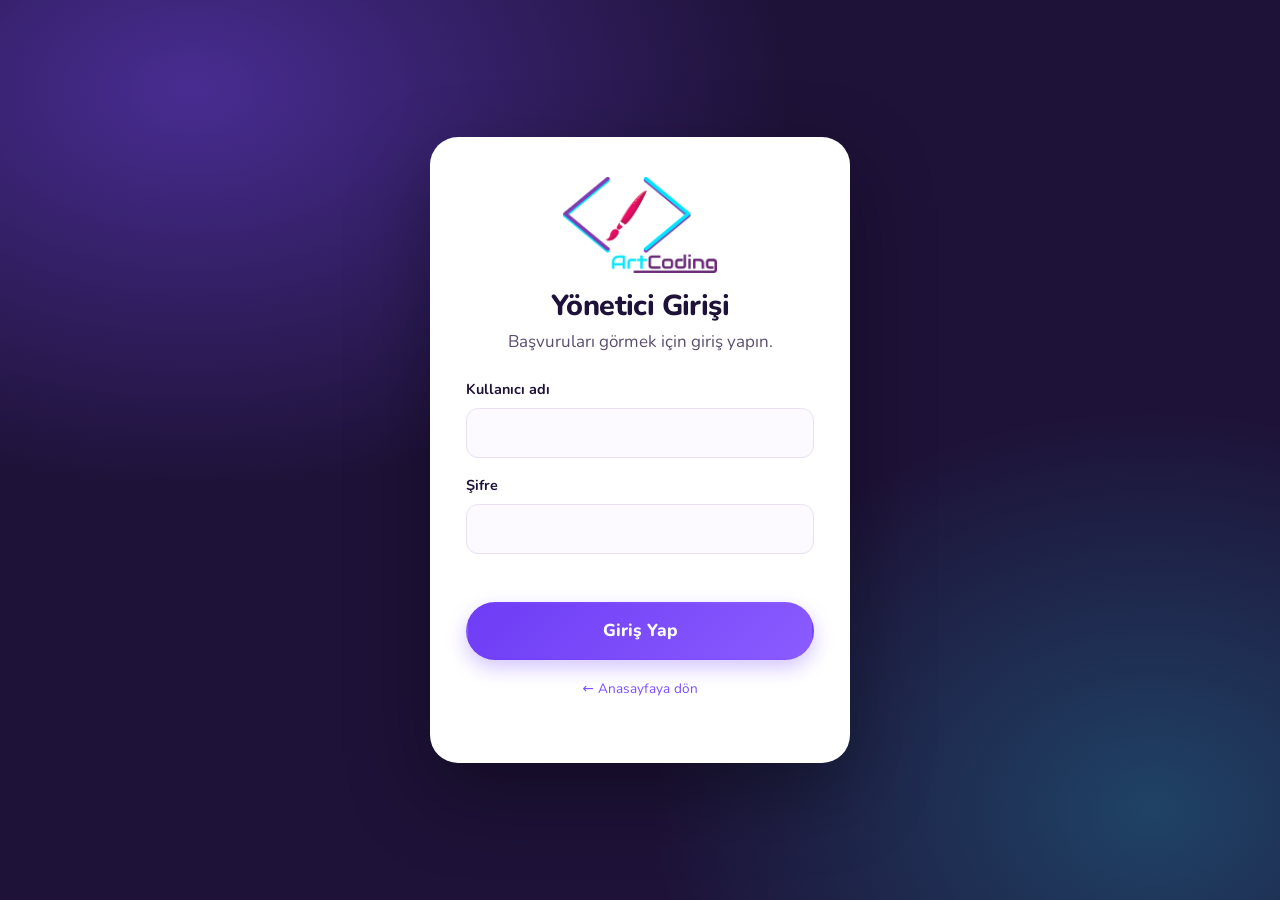
<file: admin.html>
<!DOCTYPE html>
<html lang="tr">

<head>
  <meta charset="UTF-8" />
  <meta name="viewport" content="width=device-width, initial-scale=1.0" />
  <title>Yönetici Paneli • ArtCoding</title>
  <meta name="robots" content="noindex,nofollow" />
  <link href="https://fonts.googleapis.com/css2?family=Baloo+2:wght@600;700;800&family=Nunito:wght@400;600;700;800;900&display=swap"
    rel="stylesheet">
  <link rel="stylesheet" href="assets/style.css?v=2026" />
</head>

<body class="admin-page">

  <!-- ========== Login ========== -->
  <section id="loginScreen" class="login-screen">
    <form id="loginForm" class="login-card" autocomplete="off">
      <img src="assets/img/logo-full.webp" alt="ArtCoding" class="brand-logo" />
      <h2>Yönetici Girişi</h2>
      <p>Başvuruları görmek için giriş yapın.</p>
      <div class="field">
        <label for="loginUser">Kullanıcı adı</label>
        <input type="text" id="loginUser" required autocomplete="username" />
      </div>
      <div class="field">
        <label for="loginPass">Şifre</label>
        <input type="password" id="loginPass" required autocomplete="current-password" />
      </div>
      <p class="login-error" id="loginError"></p>
      <button type="submit" class="btn btn-primary btn-block">Giriş Yap</button>
      <p style="margin-top:18px; font-size:0.85rem;"><a href="/">← Anasayfaya dön</a></p>
    </form>
  </section>

  <!-- ========== Dashboard ========== -->
  <div id="dashboard" class="admin-shell" hidden>
    <header class="admin-topbar">
      <a href="/" class="brand">
        <img src="assets/img/logo-mark.webp" alt="" class="brand-logo" />
        <span class="brand-text"><span class="brand-art">Art</span><span class="brand-coding">Coding</span> ·
          Yönetici</span>
      </a>
      <div class="topbar-actions">
        <button class="btn btn-ghost" id="refreshBtn" title="Yenile">↻ Yenile</button>
        <button class="btn btn-ghost" id="exportBtn" title="CSV indir">⬇ CSV</button>
        <button class="btn btn-primary" id="logoutBtn">Çıkış</button>
      </div>
    </header>

    <main class="admin-main">

      <div class="admin-title"><h2>Başvurular</h2><span>2026–2027 dönemi</span></div>

      <div class="dashboard-stats" id="statsBar">
        <div class="stat-card"><span class="stat-num" id="statTotal">—</span><span class="stat-label">Toplam
            başvuru</span></div>
        <div class="stat-card" style="border-left-color:#22D3EE;"><span class="stat-num" id="statTrial">—</span><span
            class="stat-label">Deneme dersi isteyen</span></div>
        <div class="stat-card" style="border-left-color:#E91E63;"><span class="stat-num" id="statToday">—</span><span
            class="stat-label">Bugünkü başvuru</span></div>
        <div class="stat-card" style="border-left-color:#FFC107;"><span class="stat-num"
            id="statTopCourse">—</span><span class="stat-label">En popüler kurs</span></div>
      </div>

      <div class="toolbar">
        <input type="search" id="searchBox" placeholder="🔍 İsim, e-posta veya telefon ara..." />
        <select id="kursFilter">
          <option value="">Tüm kurslar</option>
        </select>
        <select id="trialFilter">
          <option value="">Hepsi</option>
          <option value="Evet">Sadece deneme dersi isteyenler</option>
          <option value="Hayır">Deneme dersi istemeyenler</option>
        </select>
        <span class="count" id="countLabel"></span>
      </div>

      <div id="tableContainer">
        <div class="empty-state">
          <img src="assets/maskot.svg" alt="" />
          <p>Başvurular yükleniyor...</p>
        </div>
      </div>
    </main>
  </div>

  <!-- ========== Detay modal ========== -->
  <div class="modal" id="detailModal" hidden>
    <div class="modal-card" style="max-width: 640px;">
      <button class="modal-close" id="detailClose" aria-label="Kapat">×</button>
      <h3 id="detailTitle">Başvuru Detayı</h3>
      <div id="detailBody"></div>
    </div>
  </div>

  <script src="assets/config.js"></script>
  <script src="assets/admin.js"></script>
</body>

</html>
</file>
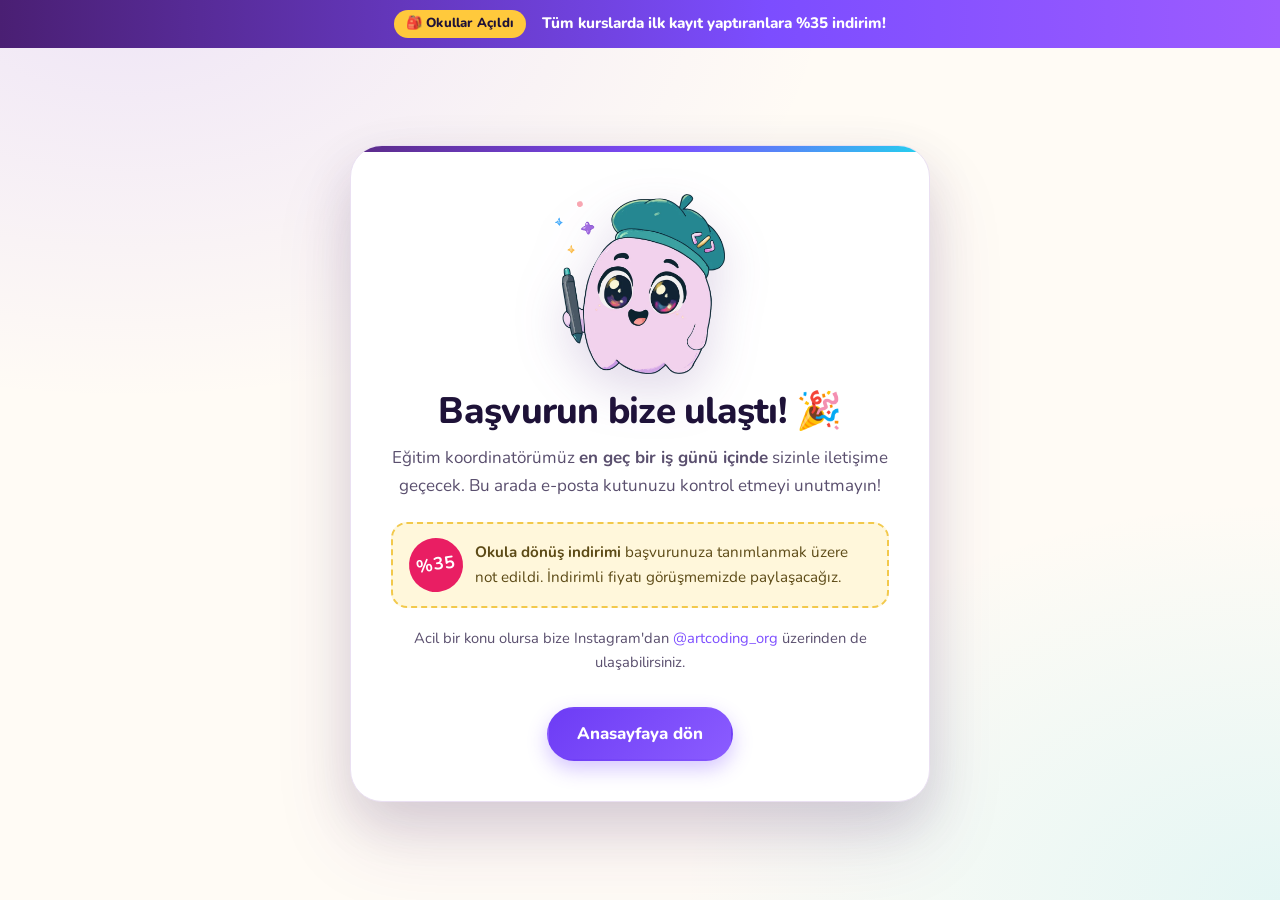
<file: tesekkurler.html>
<!DOCTYPE html>
<html lang="tr">

<head>
  <meta charset="UTF-8" />
  <meta name="viewport" content="width=device-width, initial-scale=1.0" />
  <meta name="robots" content="noindex" />
  <meta name="theme-color" content="#5B2A86" />
  <title>Teşekkürler! • ArtCoding</title>
  <link rel="icon" type="image/svg+xml" href="assets/logo.svg" />
  <link href="https://fonts.googleapis.com/css2?family=Baloo+2:wght@600;700;800&family=Nunito:wght@400;600;700;800;900&display=swap" rel="stylesheet">
  <link rel="stylesheet" href="assets/style.css?v=2026" />
</head>

<body class="simple-page">
  <div class="top-announcement">
    <div class="container announcement-content">
      <span class="announcement-badge">🎒 Okullar Açıldı</span>
      <p><strong>Tüm kurslarda ilk kayıt yaptıranlara %35 indirim!</strong></p>
    </div>
  </div>

  <div class="confetti" id="confetti" aria-hidden="true"></div>

  <main class="simple-wrap">
    <div class="simple-card">
      <img src="assets/img/maskot.webp" alt="" class="mascot" width="640" height="678" />
      <h1>Başvurun bize ulaştı! 🎉</h1>
      <p id="thanksMsg">
        Eğitim koordinatörümüz <strong>en geç bir iş günü içinde</strong> sizinle iletişime geçecek.
        Bu arada e-posta kutunuzu kontrol etmeyi unutmayın!
      </p>

      <div class="simple-offer">
        <span class="offer-pct">%35</span>
        <span><strong>Okula dönüş indirimi</strong> başvurunuza tanımlanmak üzere not edildi. İndirimli fiyatı görüşmemizde paylaşacağız.</span>
      </div>

      <p style="font-size:.92rem; margin-top:18px;">
        Acil bir konu olursa bize Instagram'dan
        <a href="https://www.instagram.com/artcoding_org" target="_blank" rel="noopener noreferrer">@artcoding_org</a> üzerinden de ulaşabilirsiniz.
      </p>
      <a href="/" class="btn btn-primary btn-lg">Anasayfaya dön</a>
    </div>
  </main>

  <script>
    // URL parametrelerini özet mesajda göster (güvenli: textContent ile)
    (function () {
      var p = new URLSearchParams(location.search);
      var ad = p.get("ad"), kurs = p.get("kurs"), deneme = p.get("deneme");
      if (ad && kurs) {
        var t = document.getElementById("thanksMsg");
        var b = function (txt) { var s = document.createElement("strong"); s.textContent = txt; return s; };
        t.textContent = "";
        t.appendChild(b(ad));
        t.appendChild(document.createTextNode(" için "));
        t.appendChild(b(kurs));
        t.appendChild(document.createTextNode(" başvurunuz alındı. "));
        if (deneme === "Evet") {
          t.appendChild(b("Ücretsiz tanışma dersi"));
          t.appendChild(document.createTextNode(" talebiniz not edildi. "));
        }
        t.appendChild(document.createTextNode("Eğitim koordinatörümüz "));
        t.appendChild(b("en geç bir iş günü içinde"));
        t.appendChild(document.createTextNode(" sizinle iletişime geçecek."));
      }

      if (window.matchMedia && window.matchMedia("(prefers-reduced-motion: reduce)").matches) return;
      var c = document.getElementById("confetti");
      var colors = ["#7C4DFF", "#22D3EE", "#E91E63", "#FFC93C", "#26A69A"];
      for (var i = 0; i < 80; i++) {
        var s = document.createElement("span");
        s.style.left = Math.random() * 100 + "vw";
        s.style.background = colors[Math.floor(Math.random() * colors.length)];
        s.style.animationDuration = (3 + Math.random() * 3) + "s";
        s.style.animationDelay = Math.random() * 1.5 + "s";
        s.style.borderRadius = Math.random() > 0.5 ? "50%" : "2px";
        c.appendChild(s);
      }
    })();
  </script>
</body>

</html>
</file>
<file: assets/style.css>
/* =========================================================
   ArtCoding Online — Stil Sayfası (v3 • Eylül 2026)
   Renkler ve ölçüler :root içindeki değişkenlerden yönetilir.
   ========================================================= */

:root {
  --c-bg: #FFFBF5;
  --c-bg-alt: #F6F0FB;
  --c-ink: #1E1238;
  --c-purple: #5B2A86;
  --c-purple-2: #7C4DFF;
  --c-cyan: #22D3EE;
  --c-pink: #E91E63;
  --c-yellow: #FFC93C;
  --c-yellow-2: #FFB300;
  --c-green: #16A34A;
  --c-text: #1E1238;
  --c-muted: #5A4F6E;
  --c-border: #EAE0F2;
  --c-white: #FFFFFF;
  --shadow-sm: 0 2px 6px rgba(30, 18, 56, 0.05), 0 6px 18px rgba(91, 42, 134, 0.07);
  --shadow-md: 0 8px 20px rgba(30, 18, 56, 0.07), 0 18px 40px rgba(91, 42, 134, 0.10);
  --shadow-lg: 0 20px 50px rgba(30, 18, 56, 0.12), 0 40px 80px rgba(91, 42, 134, 0.12);
  --radius-sm: 12px;
  --radius: 20px;
  --radius-lg: 28px;
  --grad-1: linear-gradient(135deg, #5B2A86 0%, #7C4DFF 55%, #22D3EE 100%);
  --grad-2: linear-gradient(135deg, #E91E63 0%, #7C4DFF 100%);
  --font-h: 'Nunito', system-ui, -apple-system, 'Segoe UI', sans-serif;
  --font-b: 'Nunito', system-ui, -apple-system, 'Segoe UI', sans-serif;
  --font-mono: ui-monospace, 'SFMono-Regular', Menlo, Consolas, 'Courier New', monospace;
  --header-h: 76px;
}

*,
*::before,
*::after {
  box-sizing: border-box;
}

html {
  scroll-behavior: smooth;
  scroll-padding-top: calc(var(--header-h) + 16px);
  -webkit-text-size-adjust: 100%;
}

body {
  margin: 0;
  font-family: var(--font-b);
  font-size: 1.0625rem;
  color: var(--c-text);
  background: var(--c-bg);
  line-height: 1.65;
  overflow-x: hidden;
  -webkit-font-smoothing: antialiased;
  text-rendering: optimizeLegibility;
}

img {
  max-width: 100%;
  height: auto;
  display: block;
}

a {
  color: var(--c-purple-2);
  text-decoration: none;
  transition: color .2s;
}

a:hover {
  color: var(--c-pink);
}

:focus-visible {
  outline: 3px solid var(--c-purple-2);
  outline-offset: 3px;
  border-radius: 6px;
}

h1, h2, h3, h4, h5 {
  font-family: var(--font-h);
  color: var(--c-ink);
  margin: 0 0 .5em;
  line-height: 1.15;
  font-weight: 800;
  letter-spacing: -0.02em;
}

h1 { font-size: clamp(2.3rem, 5.2vw, 3.9rem); line-height: 1.07; }
h2 { font-size: clamp(1.8rem, 3.4vw, 2.6rem); }
h3 { font-size: 1.3rem; }

p {
  margin: 0 0 1em;
  color: var(--c-muted);
}

strong { color: inherit; }

.container {
  width: min(1200px, calc(100% - 40px));
  margin: 0 auto;
}

.ic {
  display: inline-block;
  flex-shrink: 0;
  fill: none;
  stroke: currentColor;
  stroke-width: 2;
  stroke-linecap: round;
  stroke-linejoin: round;
  vertical-align: middle;
}

.ic-fill {
  fill: currentColor;
  stroke: none;
}

.skip-link {
  position: absolute;
  left: 12px;
  top: -60px;
  z-index: 999;
  background: var(--c-ink);
  color: #fff;
  padding: 10px 16px;
  border-radius: 10px;
  font-weight: 700;
}

.skip-link:focus { top: 12px; color: #fff; }

/* Eski sayfalarla uyumluluk için (tesekkurler / 404) */
.bg-blobs { position: fixed; inset: 0; pointer-events: none; z-index: -1; overflow: hidden; }
.blob { position: absolute; width: 480px; height: 480px; border-radius: 50%; filter: blur(120px); opacity: .28; }
.blob-1 { background: #7C4DFF; top: -160px; left: -120px; }
.blob-2 { background: #22D3EE; top: 40%; right: -180px; }
.blob-3 { background: #E91E63; bottom: -200px; left: 30%; }

/* ===== Duyuru barı ===== */
.top-announcement {
  position: relative;
  z-index: 101;
  background: linear-gradient(90deg, #4A1F73 0%, #7C4DFF 60%, #9D5CFF 100%);
  color: #fff;
  padding: 10px 0;
  font-size: .95rem;
  overflow: hidden;
}

.top-announcement::after {
  content: "";
  position: absolute;
  inset: 0;
  background: linear-gradient(100deg, transparent 30%, rgba(255, 255, 255, .18) 50%, transparent 70%);
  transform: translateX(-100%);
  animation: shimmer 5s ease-in-out infinite;
  pointer-events: none;
}

@keyframes shimmer {
  0%, 60% { transform: translateX(-100%); }
  100% { transform: translateX(100%); }
}

.announcement-content {
  display: flex;
  align-items: center;
  justify-content: center;
  gap: 8px 16px;
  flex-wrap: wrap;
  text-align: center;
}

.announcement-content p {
  margin: 0;
  color: #fff;
}

.announcement-content strong {
  font-weight: 800;
}

.announcement-badge {
  background: var(--c-yellow);
  color: var(--c-ink);
  font-weight: 800;
  padding: 3px 12px;
  border-radius: 999px;
  font-size: .82rem;
  letter-spacing: .2px;
  white-space: nowrap;
}

.announcement-link {
  color: #fff;
  font-weight: 800;
  display: inline-flex;
  align-items: center;
  gap: 4px;
  padding: 2px 12px;
  border: 1.5px solid rgba(255, 255, 255, .6);
  border-radius: 999px;
  white-space: nowrap;
  transition: background .2s, color .2s;
}

.announcement-link:hover {
  background: #fff;
  color: var(--c-purple);
}

/* ===== Header ===== */
.site-header {
  position: sticky;
  top: 0;
  z-index: 100;
  background: rgba(255, 251, 245, .82);
  backdrop-filter: saturate(160%) blur(14px);
  -webkit-backdrop-filter: saturate(160%) blur(14px);
  border-bottom: 1px solid transparent;
  transition: border-color .3s, box-shadow .3s, background .3s;
}

.site-header.is-scrolled {
  border-bottom-color: var(--c-border);
  box-shadow: 0 6px 24px rgba(30, 18, 56, .06);
  background: rgba(255, 255, 255, .9);
}

.nav {
  display: flex;
  align-items: center;
  justify-content: space-between;
  height: var(--header-h);
}

.brand {
  display: flex;
  align-items: center;
  gap: 10px;
  font-weight: 600;
  font-family: var(--font-h);
  color: var(--c-ink);
}

.brand:hover { color: var(--c-ink); }

.brand-logo {
  width: auto;
  height: 40px;
}

.brand-text {
  font-size: 1.55rem;
  letter-spacing: -.01em;
}

.brand-art { color: #0EA5C4; }
.brand-coding { color: var(--c-purple); }

.nav-links {
  display: flex;
  align-items: center;
  gap: 2px;
}

.nav-links > a:not(.btn) {
  color: var(--c-ink);
  font-weight: 700;
  font-size: .98rem;
  padding: 8px 14px;
  border-radius: 999px;
  transition: background .2s, color .2s;
}

.nav-links > a:not(.btn):hover {
  background: rgba(124, 77, 255, .08);
  color: var(--c-purple-2);
}

.nav-links .header-socials {
  margin: 0 8px 0 6px;
  gap: 6px;
}

.nav-links a.header-social-btn {
  width: 36px;
  height: 36px;
  background: transparent;
  color: var(--c-ink) !important;
  border: 1.5px solid var(--c-border);
}

.nav-links a.header-social-btn:hover {
  background: var(--c-purple-2);
  color: #fff !important;
  border-color: var(--c-purple-2);
}

.nav-cta { margin-left: 4px; }

.nav-toggle {
  display: none;
  background: #fff;
  border: 1.5px solid var(--c-border);
  border-radius: 12px;
  flex-direction: column;
  justify-content: center;
  gap: 5px;
  cursor: pointer;
  width: 46px;
  height: 46px;
  padding: 0 11px;
}

.nav-toggle span {
  display: block;
  height: 2.5px;
  background: var(--c-ink);
  border-radius: 2px;
  transition: transform .3s, opacity .3s;
}

.site-header.menu-open .nav-toggle span:nth-child(1) { transform: translateY(7.5px) rotate(45deg); }
.site-header.menu-open .nav-toggle span:nth-child(2) { opacity: 0; }
.site-header.menu-open .nav-toggle span:nth-child(3) { transform: translateY(-7.5px) rotate(-45deg); }

/* ===== Butonlar ===== */
.btn {
  display: inline-flex;
  align-items: center;
  justify-content: center;
  gap: 8px;
  padding: 12px 24px;
  border-radius: 999px;
  border: 2px solid transparent;
  cursor: pointer;
  font-family: var(--font-b);
  font-weight: 800;
  font-size: 1rem;
  line-height: 1.2;
  text-decoration: none;
  transition: transform .2s ease, box-shadow .2s ease, background .2s, color .2s, border-color .2s;
  -webkit-tap-highlight-color: transparent;
}

.btn:hover { transform: translateY(-2px); }
.btn:active { transform: translateY(0); }
.btn .ic { transition: transform .2s; }
.btn:hover .ic { transform: translateX(3px); }

.btn-lg { padding: 15px 28px; font-size: 1.05rem; }
.btn-pill { padding: 10px 20px; font-size: .95rem; }

.btn-primary {
  background: var(--c-purple-2);
  background-image: linear-gradient(135deg, #6D3CF5, #8B5CFF);
  color: #fff;
  box-shadow: 0 8px 20px rgba(124, 77, 255, .32);
}

.btn-primary:hover {
  color: #fff;
  box-shadow: 0 12px 28px rgba(124, 77, 255, .42);
}

.btn-outline {
  background: #fff;
  color: var(--c-ink);
  border-color: var(--c-border);
}

.btn-outline:hover {
  color: var(--c-purple-2);
  border-color: var(--c-purple-2);
}

.btn-yellow {
  background: var(--c-yellow);
  color: var(--c-ink);
  box-shadow: 0 8px 0 -2px #E0A800, 0 14px 24px rgba(255, 179, 0, .3);
}

.btn-yellow:hover {
  color: var(--c-ink);
  background: #FFD45E;
}

.btn-soft {
  background: rgba(124, 77, 255, .08);
  color: var(--c-purple);
}

.btn-soft:hover {
  background: var(--c-purple-2);
  color: #fff;
}

/* eski sayfa uyumluluğu */
.btn-ghost { background: #fff; color: var(--c-ink); border-color: var(--c-border); }
.btn-ghost:hover { border-color: var(--c-purple-2); color: var(--c-purple-2); }
.btn-dark { background: var(--c-pink); color: #fff; }

.btn-block {
  width: 100%;
  padding: 17px;
  font-size: 1.08rem;
  position: relative;
}

.btn-loader {
  width: 18px;
  height: 18px;
  border: 3px solid rgba(255, 255, 255, .4);
  border-top-color: #fff;
  border-radius: 50%;
  display: none;
  animation: spin .8s linear infinite;
}

@keyframes spin { to { transform: rotate(360deg); } }

.is-loading .btn-loader { display: inline-block; }
.is-loading .btn-label { opacity: .7; }

.btn:disabled {
  opacity: .75;
  cursor: progress;
  transform: none;
}

/* ===== Rozetler ===== */
.badge {
  display: inline-flex;
  align-items: center;
  gap: 8px;
  background: #fff;
  padding: 7px 14px;
  border-radius: 999px;
  font-size: .88rem;
  font-weight: 700;
  color: var(--c-purple);
  border: 1px solid var(--c-border);
  box-shadow: var(--shadow-sm);
}

.badge .dot {
  width: 8px;
  height: 8px;
  border-radius: 50%;
  background: #22C55E;
  animation: pulse 2s infinite;
}

@keyframes pulse {
  0%, 100% { box-shadow: 0 0 0 0 rgba(34, 197, 94, .5); }
  50% { box-shadow: 0 0 0 7px rgba(34, 197, 94, 0); }
}

/* ===== Hero ===== */
.hero {
  position: relative;
  padding: 56px 0 72px;
  overflow: hidden;
}

.hero::before {
  content: "";
  position: absolute;
  inset: -20% -10% auto auto;
  width: 70%;
  height: 120%;
  background:
    radial-gradient(closest-side, rgba(124, 77, 255, .16), transparent 70%),
    radial-gradient(closest-side at 70% 70%, rgba(34, 211, 238, .16), transparent 70%);
  z-index: -1;
  pointer-events: none;
}

.hero::after {
  content: "";
  position: absolute;
  inset: 0;
  background-image: radial-gradient(rgba(91, 42, 134, .09) 1.2px, transparent 1.2px);
  background-size: 26px 26px;
  -webkit-mask-image: linear-gradient(to bottom, #000, transparent 85%);
  mask-image: linear-gradient(to bottom, #000, transparent 85%);
  z-index: -2;
  pointer-events: none;
}

.hero-grid {
  display: grid;
  grid-template-columns: 1.1fr .9fr;
  gap: 56px;
  align-items: center;
}

.hero-pills {
  display: flex;
  flex-wrap: wrap;
  gap: 10px;
  margin-bottom: 22px;
}

.pill-offer {
  display: inline-flex;
  align-items: center;
  gap: 6px;
  background: var(--c-yellow);
  color: var(--c-ink);
  font-weight: 800;
  font-size: .88rem;
  padding: 7px 14px;
  border-radius: 999px;
  box-shadow: 0 4px 12px rgba(255, 179, 0, .3);
}

.pill-offer::before { content: "🎒"; }
.pill-offer:hover { color: var(--c-ink); transform: translateY(-1px); }

.grad {
  background: var(--grad-2);
  -webkit-background-clip: text;
  background-clip: text;
  color: transparent;
  position: relative;
  white-space: nowrap;
}

.lead {
  font-size: 1.14rem;
  max-width: 58ch;
}

.hero .lead strong { color: var(--c-ink); }

.hero-actions {
  display: flex;
  flex-wrap: wrap;
  gap: 12px;
  margin: 28px 0 18px;
}

.hero-help {
  display: flex;
  align-items: flex-start;
  gap: 8px;
  font-size: .98rem;
  max-width: 52ch;
}

.hero-help .ic { color: var(--c-purple-2); margin-top: 3px; }

.hero-stats {
  display: grid;
  grid-template-columns: repeat(3, auto);
  justify-content: start;
  gap: 12px;
  margin: 28px 0 0;
}

.hero-stats div {
  background: #fff;
  border: 1px solid var(--c-border);
  border-radius: 16px;
  padding: 12px 18px;
  box-shadow: var(--shadow-sm);
}

.hero-stats dt {
  font-family: var(--font-h);
  font-weight: 600;
  font-size: 1.55rem;
  line-height: 1.1;
  color: var(--c-purple);
}

.hero-stats dd {
  margin: 2px 0 0;
  font-size: .85rem;
  color: var(--c-muted);
  font-weight: 600;
}

.hero-visual {
  display: flex;
  justify-content: center;
}

.mascot-stage {
  position: relative;
  width: 100%;
  max-width: 480px;
  aspect-ratio: 1;
  display: grid;
  place-items: center;
}

.stage-ring {
  position: absolute;
  inset: 6%;
  border-radius: 50%;
  background:
    radial-gradient(circle at 30% 25%, rgba(255, 255, 255, .9), transparent 45%),
    linear-gradient(145deg, #EDE4FF 0%, #D9F7FC 100%);
  box-shadow: inset 0 0 0 10px rgba(255, 255, 255, .7), var(--shadow-lg);
}

.stage-ring::after {
  content: "";
  position: absolute;
  inset: -18px;
  border-radius: 50%;
  border: 2px dashed rgba(124, 77, 255, .28);
  animation: spin 60s linear infinite;
}

.mascot {
  position: relative;
  width: 62%;
  z-index: 1;
  animation: float 5s ease-in-out infinite;
  filter: drop-shadow(0 18px 24px rgba(91, 42, 134, .18));
}

@keyframes float {
  0%, 100% { transform: translateY(0) rotate(-1deg); }
  50% { transform: translateY(-12px) rotate(1deg); }
}

.speech {
  position: absolute;
  top: 12%;
  right: 12%;
  z-index: 2;
  background: #fff;
  color: var(--c-ink);
  font-weight: 800;
  padding: 8px 16px;
  border-radius: 16px 16px 16px 4px;
  box-shadow: var(--shadow-md);
  animation: bounce 3s ease-in-out infinite;
}

@keyframes bounce {
  0%, 100% { transform: translateY(0); }
  50% { transform: translateY(-6px); }
}

.float-chip {
  position: absolute;
  z-index: 2;
  left: -2%;
  top: 22%;
  display: flex;
  align-items: center;
  gap: 8px;
  background: var(--c-ink);
  color: #E6DDFB;
  font-family: var(--font-mono);
  font-size: .82rem;
  padding: 8px 14px;
  border-radius: 12px;
  box-shadow: var(--shadow-md);
  animation: bounce 4s ease-in-out infinite .6s;
  white-space: nowrap;
}

.float-chip span {
  color: var(--c-cyan);
  font-weight: 700;
}

.speech-bubble {
  position: absolute;
  z-index: 2;
  max-width: 220px;
  padding: 12px 16px;
  background: #fff;
  color: var(--c-ink);
  font-size: .9rem;
  font-weight: 700;
  line-height: 1.4;
  border-radius: 18px;
  border: 1px solid var(--c-border);
  box-shadow: var(--shadow-md);
}

.speech-bubble em { font-style: normal; color: var(--c-purple-2); }

.bubble-1 {
  right: -4%;
  bottom: 24%;
  border-bottom-right-radius: 4px;
}

.bubble-2 {
  left: -2%;
  bottom: 2%;
  border-top-left-radius: 4px;
}

.sale-sticker {
  position: absolute;
  z-index: 3;
  right: 2%;
  bottom: -2%;
  width: 104px;
  height: 104px;
  border-radius: 50%;
  display: flex;
  flex-direction: column;
  align-items: center;
  justify-content: center;
  background: var(--c-pink);
  color: #fff;
  transform: rotate(-12deg);
  box-shadow: 0 0 0 5px #fff, 0 12px 28px rgba(233, 30, 99, .35);
  line-height: 1;
  animation: wiggle 4s ease-in-out infinite;
}

.sale-sticker:hover { color: #fff; }

.sale-sticker strong {
  font-family: var(--font-h);
  font-size: 2rem;
  font-weight: 700;
}

.sale-sticker span {
  font-size: .78rem;
  font-weight: 800;
  text-transform: uppercase;
  letter-spacing: .08em;
}

@keyframes wiggle {
  0%, 100% { transform: rotate(-12deg) scale(1); }
  50% { transform: rotate(-6deg) scale(1.05); }
}

/* ===== Okullar açıldı afişi ===== */
.school-section {
  padding: 8px 0 40px;
}

.school-poster {
  position: relative;
  display: grid;
  grid-template-columns: 1.05fr .95fr;
  gap: 32px;
  align-items: center;
  padding: 48px 56px;
  border-radius: 32px;
  background-color: #FFF7DB;
  background-image:
    linear-gradient(90deg, transparent 38px, rgba(233, 30, 99, .35) 38px, rgba(233, 30, 99, .35) 40px, transparent 40px),
    repeating-linear-gradient(to bottom, transparent 0 33px, rgba(91, 42, 134, .09) 33px 34px);
  border: 2px solid #F5E2A6;
  box-shadow: var(--shadow-lg);
  overflow: hidden;
  isolation: isolate;
}

.school-poster::before {
  content: "";
  position: absolute;
  width: 420px;
  height: 420px;
  right: -120px;
  top: -160px;
  border-radius: 50%;
  background: radial-gradient(closest-side, rgba(255, 201, 60, .5), transparent);
  z-index: -1;
}

.poster-copy { padding-left: 12px; }

.poster-tag {
  display: inline-block;
  background: var(--c-ink);
  color: var(--c-yellow);
  font-family: var(--font-h);
  font-weight: 600;
  font-size: 1rem;
  padding: 6px 16px;
  border-radius: 10px;
  transform: rotate(-2deg);
  margin-bottom: 16px;
}

.school-poster h2 {
  font-size: clamp(2rem, 4vw, 3rem);
  margin-bottom: 14px;
}

.marker {
  position: relative;
  z-index: 0;
  white-space: nowrap;
}

.marker::after {
  content: "";
  position: absolute;
  left: -4px;
  right: -4px;
  bottom: .06em;
  height: .42em;
  background: rgba(34, 211, 238, .55);
  border-radius: 6px;
  transform: skew(-8deg) rotate(-1deg);
  z-index: -1;
}

.poster-lead {
  font-size: 1.12rem;
  color: #4A3F5E;
  max-width: 52ch;
}

.poster-lead strong {
  color: var(--c-ink);
  background: linear-gradient(transparent 60%, rgba(255, 201, 60, .7) 60%);
}

.poster-list {
  list-style: none;
  padding: 0;
  margin: 18px 0 26px;
  display: grid;
  gap: 8px;
}

.poster-list li {
  display: flex;
  align-items: center;
  gap: 10px;
  font-weight: 700;
  color: var(--c-ink);
}

.poster-list .ic {
  width: 26px;
  height: 26px;
  padding: 4px;
  border-radius: 50%;
  background: var(--c-green);
  color: #fff;
  stroke-width: 3;
}

.poster-actions {
  display: flex;
  flex-wrap: wrap;
  align-items: center;
  gap: 14px 18px;
}

.poster-note {
  font-size: .9rem;
  font-weight: 700;
  color: #8A6D1C;
}

.poster-art {
  position: relative;
  display: flex;
  justify-content: center;
  padding: 24px 12px 36px;
}

.chalkboard {
  position: relative;
  width: 100%;
  max-width: 440px;
  background: radial-gradient(ellipse at 30% 20%, #2F5A4B, #1F4337 70%);
  border: 14px solid #B7794A;
  border-radius: 14px;
  box-shadow: inset 0 0 0 2px rgba(0, 0, 0, .15), inset 0 0 40px rgba(0, 0, 0, .35), 0 20px 40px rgba(30, 18, 56, .25);
  padding: 22px 22px 34px;
  transform: rotate(1.5deg);
}

.chalkboard::before {
  content: "";
  position: absolute;
  inset: -14px;
  border-radius: 14px;
  box-shadow: inset 0 2px 0 rgba(255, 255, 255, .25), inset 0 -3px 0 rgba(0, 0, 0, .2);
  pointer-events: none;
}

.chalk-dots {
  display: flex;
  gap: 6px;
  margin-bottom: 12px;
}

.chalk-dots i {
  width: 10px;
  height: 10px;
  border-radius: 50%;
  background: rgba(255, 255, 255, .25);
}

.chalk-dots i:nth-child(1) { background: #FF8A80; }
.chalk-dots i:nth-child(2) { background: #FFD54F; }
.chalk-dots i:nth-child(3) { background: #81C784; }

.chalk-code {
  margin: 0;
  font-family: var(--font-mono);
  font-size: clamp(.85rem, 1.5vw, 1.02rem);
  line-height: 1.75;
  color: #F4F1E8;
  white-space: pre;
  overflow: hidden;
  text-shadow: 0 0 1px rgba(255, 255, 255, .5);
}

.c-com { color: #A8C5B8; }
.c-kw { color: #FFD54F; font-weight: 700; }
.c-str { color: #FF8FB8; font-weight: 700; }
.c-fn { color: #7DE3F4; }

.chalk-ledge {
  position: absolute;
  left: -14px;
  right: -14px;
  bottom: -26px;
  height: 14px;
  background: #9C6238;
  border-radius: 0 0 8px 8px;
  box-shadow: 0 6px 10px rgba(0, 0, 0, .15);
}

.chalk {
  position: absolute;
  left: 22%;
  top: -7px;
  width: 44px;
  height: 9px;
  border-radius: 4px;
  background: #F8F5EC;
}

.chalk-2 {
  left: 38%;
  width: 30px;
  background: #FFCDD2;
  transform: rotate(-8deg);
}

.big-sticker {
  position: absolute;
  right: -6px;
  top: -8px;
  width: 150px;
  height: 150px;
  border-radius: 50%;
  display: flex;
  flex-direction: column;
  align-items: center;
  justify-content: center;
  text-align: center;
  line-height: 1;
  color: #fff;
  background: var(--c-pink);
  background-image: radial-gradient(circle at 30% 25%, #FF5C93, #E91E63 60%);
  box-shadow: 0 0 0 6px #fff, 0 0 0 8px rgba(233, 30, 99, .25), 0 18px 30px rgba(233, 30, 99, .35);
  transform: rotate(12deg);
  animation: wiggle2 4.5s ease-in-out infinite;
  z-index: 2;
}

.big-sticker strong {
  font-family: var(--font-h);
  font-size: 3.1rem;
  font-weight: 700;
  margin: 2px 0;
}

.bs-top, .bs-bottom {
  font-size: .72rem;
  font-weight: 800;
  letter-spacing: .1em;
  text-transform: uppercase;
}

.bs-bottom { font-size: .9rem; letter-spacing: .16em; }

@keyframes wiggle2 {
  0%, 100% { transform: rotate(12deg) scale(1); }
  50% { transform: rotate(6deg) scale(1.05); }
}

.doodle { position: absolute; pointer-events: none; }
.doodle-pencil { width: 150px; left: 0; bottom: 0; transform: rotate(-14deg); filter: drop-shadow(0 6px 8px rgba(0, 0, 0, .15)); }
.doodle-star { width: 30px; left: 6%; top: 6%; animation: bounce 3.5s ease-in-out infinite; }
.doodle-star-2 { width: 20px; right: 34%; bottom: 4%; animation: bounce 3s ease-in-out infinite .8s; }

/* ===== Bölümler ===== */
.section {
  padding: 96px 0;
  position: relative;
}

.section-alt {
  background: var(--c-bg-alt);
}

.section-dark {
  background: var(--c-ink);
  background-image:
    radial-gradient(600px 300px at 10% 0%, rgba(124, 77, 255, .35), transparent),
    radial-gradient(500px 300px at 90% 100%, rgba(34, 211, 238, .18), transparent);
  color: #E9E3F5;
}

.section-dark h2,
.section-dark h3 { color: #fff; }
.section-dark p { color: #BDB2D6; }
.section-dark strong { color: #fff; }
.section-dark .kicker { color: var(--c-yellow); background: rgba(255, 201, 60, .12); }

.section-head {
  text-align: center;
  max-width: 740px;
  margin: 0 auto 48px;
}

.section-head p { font-size: 1.08rem; }

.kicker {
  display: inline-block;
  font-weight: 800;
  font-size: .8rem;
  text-transform: uppercase;
  letter-spacing: .14em;
  color: var(--c-purple-2);
  background: rgba(124, 77, 255, .08);
  padding: 5px 12px;
  border-radius: 999px;
  margin-bottom: 14px;
}

.center-cta {
  text-align: center;
  margin-top: 40px;
}

/* ===== Kurs kartları ===== */
.course-filters {
  display: flex;
  width: fit-content;
  max-width: 100%;
  gap: 4px;
  padding: 5px;
  margin: 0 auto 36px;
  background: #fff;
  border: 1px solid var(--c-border);
  border-radius: 999px;
  box-shadow: var(--shadow-sm);
  overflow-x: auto;
  scrollbar-width: none;
}

.filter-btn {
  background: transparent;
  border: 0;
  border-radius: 999px;
  padding: 9px 20px;
  font-family: var(--font-b);
  font-weight: 800;
  font-size: .95rem;
  color: var(--c-muted);
  cursor: pointer;
  white-space: nowrap;
  transition: background .25s, color .25s;
}

.filter-btn:hover { color: var(--c-purple); }

.filter-btn.active {
  background: var(--c-ink);
  color: #fff;
}

.course-grid {
  display: grid;
  grid-template-columns: repeat(3, 1fr);
  gap: 28px;
}

.course-card {
  position: relative;
  display: flex;
  flex-direction: column;
  background: #fff;
  border-radius: var(--radius-lg);
  border: 1px solid var(--c-border);
  box-shadow: var(--shadow-sm);
  overflow: hidden;
  transition: transform .35s cubic-bezier(.2, .8, .2, 1), box-shadow .35s, border-color .35s, opacity .6s;
}

.course-card:hover {
  transform: translateY(-6px);
  box-shadow: var(--shadow-lg);
  border-color: rgba(124, 77, 255, .35);
}

.course-card.reveal.active:hover { transform: translateY(-6px); }

.course-card--star {
  border: 2px solid var(--c-yellow);
  box-shadow: 0 0 0 4px rgba(255, 201, 60, .2), var(--shadow-sm);
}

.course-image {
  position: relative;
  aspect-ratio: 1 / 1;
  overflow: hidden;
  background-color: #F4ECF7;
  background-size: cover;
  background-position: center;
}

.course-image img {
  width: 100%;
  height: 100%;
  object-fit: cover;
  transition: transform .6s ease;
}

.course-card:hover .course-image img { transform: scale(1.05); }

.card-discount {
  position: absolute;
  bottom: 14px;
  left: 14px;
  z-index: 2;
  background: var(--c-pink);
  color: #fff;
  font-weight: 800;
  font-size: .82rem;
  padding: 6px 12px;
  border-radius: 999px;
  box-shadow: 0 6px 14px rgba(233, 30, 99, .35);
  letter-spacing: .02em;
}

.card-discount::before { content: "🎒 "; }

.course-content {
  position: relative;
  flex: 1;
  display: flex;
  flex-direction: column;
  padding: 26px 24px 24px;
}

.course-content .course-icon {
  position: absolute;
  top: -28px;
  right: 22px;
  width: 56px;
  height: 56px;
  border-radius: 16px;
  font-size: 26px;
  display: flex;
  align-items: center;
  justify-content: center;
  background: linear-gradient(135deg, var(--c1), var(--c2));
  box-shadow: 0 8px 18px rgba(0, 0, 0, .15);
  border: 3px solid #fff;
  z-index: 2;
}

.course-tags {
  display: flex;
  flex-wrap: wrap;
  gap: 6px;
  margin-bottom: 10px;
  padding-right: 64px;
}

.tag-age,
.tag-chip {
  display: inline-flex;
  align-items: center;
  font-size: .78rem;
  font-weight: 800;
  padding: 4px 10px;
  border-radius: 999px;
  line-height: 1.3;
}

.tag-age { background: rgba(124, 77, 255, .1); color: var(--c-purple); }
.tag-chip { background: #F1EEF6; color: var(--c-muted); }
.tag-cyan { background: #D8F6FB; color: #0B6B7C; }
.tag-yellow { background: #FFF1C7; color: #7A5600; }
.tag-green { background: #DCFCE7; color: #166534; }
.tag-pink { background: #FDE2EC; color: #A3154A; }

.course-content h3 {
  font-size: 1.35rem;
  margin: 0 0 8px;
}

.course-content p {
  font-size: .96rem;
  margin: 0 0 20px;
  flex: 1;
}

.btn-details { width: 100%; }

/* Yardım kartı */
.course-card--help {
  background: var(--grad-1);
  border: 0;
  color: #fff;
}

.course-card--help:hover { border: 0; }

.help-inner {
  display: flex;
  flex-direction: column;
  align-items: flex-start;
  justify-content: center;
  height: 100%;
  padding: 32px 28px;
  position: relative;
}

.help-mascot {
  width: 62%;
  max-width: 230px;
  margin: 0 auto 8px;
  filter: drop-shadow(0 12px 18px rgba(0, 0, 0, .25));
  animation: float 5s ease-in-out infinite;
}

.course-card--help h3 { color: #fff; font-size: 1.5rem; margin-top: 18px; }
.course-card--help p { color: rgba(255, 255, 255, .88); }
.course-card--help .btn-primary { background: #fff; color: var(--c-purple); box-shadow: 0 8px 20px rgba(0, 0, 0, .18); }
.course-card--help .btn-primary:hover { color: var(--c-pink); }

/* ===== Videolar ===== */
.video-grid {
  display: grid;
  grid-template-columns: repeat(2, 1fr);
  gap: 28px;
}

.video-card {
  margin: 0;
  background: #fff;
  border-radius: var(--radius-lg);
  overflow: hidden;
  border: 1px solid var(--c-border);
  box-shadow: var(--shadow-sm);
}

.video-embed {
  position: relative;
  display: block;
  width: 100%;
  aspect-ratio: 16 / 9;
  padding: 0;
  border: 0;
  background: #120A22;
  cursor: pointer;
  overflow: hidden;
}

.video-embed img {
  width: 100%;
  height: 100%;
  object-fit: cover;
  opacity: .9;
  transition: transform .5s, opacity .3s;
}

.video-embed:hover img { transform: scale(1.04); opacity: 1; }

.video-embed iframe {
  position: absolute;
  inset: 0;
  width: 100%;
  height: 100%;
  border: 0;
}

.play-btn {
  position: absolute;
  left: 50%;
  top: 50%;
  width: 72px;
  height: 72px;
  margin: -36px 0 0 -36px;
  border-radius: 50%;
  display: grid;
  place-items: center;
  background: rgba(255, 255, 255, .95);
  color: var(--c-pink);
  box-shadow: 0 0 0 10px rgba(255, 255, 255, .25), 0 10px 30px rgba(0, 0, 0, .35);
  transition: transform .25s;
}

.play-btn .ic { margin-left: 4px; }
.video-embed:hover .play-btn { transform: scale(1.1); }

.video-card figcaption { padding: 20px 24px 22px; }
.video-card h3 { font-size: 1.15rem; margin: 0 0 4px; }
.video-card p { margin: 0; font-size: .95rem; }

/* ===== Marquee ===== */
.marquee-container {
  width: 100%;
  overflow: hidden;
  margin: 8px 0 56px;
  -webkit-mask-image: linear-gradient(to right, transparent, #000 6%, #000 94%, transparent);
  mask-image: linear-gradient(to right, transparent, #000 6%, #000 94%, transparent);
}

.marquee-track {
  display: flex;
  gap: 24px;
  width: max-content;
  padding: 12px 0 20px;
  animation: scroll-marquee 40s linear infinite;
}

.marquee-track img {
  height: 250px;
  width: auto;
  object-fit: cover;
  border-radius: 16px;
  border: 1px solid var(--c-border);
  box-shadow: var(--shadow-md);
  flex-shrink: 0;
  cursor: zoom-in;
  transition: transform .3s;
}

.marquee-track img:hover { transform: translateY(-4px); }

@keyframes scroll-marquee {
  from { transform: translateX(0); }
  to { transform: translateX(calc(-50% - 12px)); }
}

/* ===== Özellikler ===== */
.features {
  display: grid;
  gap: 22px;
}

.features-3 { grid-template-columns: repeat(3, 1fr); }
.features-4 { grid-template-columns: repeat(4, 1fr); }

.feature {
  background: #fff;
  padding: 28px 24px;
  border-radius: var(--radius);
  border: 1px solid var(--c-border);
  box-shadow: var(--shadow-sm);
  transition: transform .25s, box-shadow .25s;
}

.feature:hover {
  transform: translateY(-4px);
  box-shadow: var(--shadow-md);
}

.section-dark .feature {
  background: rgba(255, 255, 255, .05);
  border-color: rgba(255, 255, 255, .1);
  box-shadow: none;
  padding: 32px 28px;
}

.section-dark .feature:hover { background: rgba(255, 255, 255, .08); }

.f-ico {
  --fc: var(--c-purple-2);
  display: inline-grid;
  place-items: center;
  width: 54px;
  height: 54px;
  border-radius: 16px;
  margin-bottom: 16px;
  color: var(--fc);
  background: color-mix(in srgb, var(--fc) 14%, transparent);
}

.feature h3,
.feature h4 {
  font-size: 1.18rem;
  margin-bottom: 6px;
}

.feature p {
  font-size: .96rem;
  margin: 0;
}

/* ===== Adımlar ===== */
.steps {
  list-style: none;
  margin: 0;
  padding: 0;
  display: grid;
  grid-template-columns: repeat(4, 1fr);
  gap: 22px;
  counter-reset: step;
  position: relative;
}

.steps::before {
  content: "";
  position: absolute;
  top: 44px;
  left: 12%;
  right: 12%;
  border-top: 2px dashed rgba(124, 77, 255, .3);
  z-index: -1;
}

.step {
  position: relative;
  background: #fff;
  border: 1px solid var(--c-border);
  border-radius: var(--radius);
  padding: 28px 22px 24px;
  box-shadow: var(--shadow-sm);
}

.step .ic {
  color: var(--c-purple-2);
  margin-bottom: 12px;
}

.step-num {
  position: absolute;
  top: 18px;
  right: 18px;
  font-family: var(--font-h);
  font-size: 2.6rem;
  font-weight: 700;
  line-height: 1;
  color: rgba(124, 77, 255, .12);
}

.step h3 { font-size: 1.15rem; margin-bottom: 6px; }
.step p { font-size: .94rem; margin: 0; }

.step--accent {
  background: var(--c-yellow);
  border-color: #F2B918;
}

.step--accent .ic { color: var(--c-ink); }
.step--accent .step-num { color: rgba(30, 18, 56, .15); }
.step--accent p { color: #4A3A10; }

/* ===== Form ===== */
.section-form {
  background:
    radial-gradient(700px 400px at 0% 20%, rgba(124, 77, 255, .08), transparent),
    radial-gradient(600px 400px at 100% 90%, rgba(34, 211, 238, .08), transparent);
}

.form-wrap {
  display: grid;
  grid-template-columns: .9fr 1.25fr;
  gap: 56px;
  align-items: start;
}

.form-side {
  position: sticky;
  top: calc(var(--header-h) + 24px);
  padding-top: 10px;
}

.form-side h2 { font-size: clamp(1.8rem, 3vw, 2.3rem); }

.offer-card {
  display: flex;
  align-items: center;
  gap: 16px;
  margin: 24px 0 8px;
  padding: 16px 18px;
  background: #FFF7DB;
  border: 2px dashed #F2C94C;
  border-radius: 18px;
}

.offer-pct {
  flex-shrink: 0;
  display: grid;
  place-items: center;
  width: 64px;
  height: 64px;
  border-radius: 50%;
  background: var(--c-pink);
  color: #fff;
  font-family: var(--font-h);
  font-size: 1.35rem;
  font-weight: 700;
  transform: rotate(-8deg);
}

.offer-card strong {
  display: block;
  color: var(--c-ink);
  font-size: 1.05rem;
}

.offer-card span:not(.offer-pct) {
  font-size: .92rem;
  color: #6B5A2A;
}

.form-points {
  list-style: none;
  padding: 0;
  margin: 18px 0;
}

.form-points li {
  display: flex;
  align-items: center;
  gap: 10px;
  padding: 7px 0;
  font-weight: 700;
  color: var(--c-ink);
}

.form-points .ic { color: var(--c-green); }

.mascot-mini {
  width: 150px;
  margin-top: 18px;
  animation: float 5s ease-in-out infinite;
}

.form-card {
  position: relative;
  background: #fff;
  padding: 36px 36px 28px;
  border-radius: var(--radius-lg);
  box-shadow: var(--shadow-lg);
  border: 1px solid var(--c-border);
}

.form-card::before {
  content: "";
  position: absolute;
  top: 0;
  left: 28px;
  right: 28px;
  height: 5px;
  background: var(--grad-1);
  border-radius: 0 0 6px 6px;
}

.form-card-head {
  display: flex;
  align-items: center;
  justify-content: space-between;
  gap: 12px;
  flex-wrap: wrap;
}

.form-card h3 {
  font-size: 1.6rem;
  margin: 0;
}

.form-card-badge {
  background: var(--c-pink);
  color: #fff;
  font-weight: 800;
  font-size: .82rem;
  padding: 5px 12px;
  border-radius: 999px;
}

.form-intro {
  font-size: .88rem;
  margin: 6px 0 18px;
}

.form-group-title {
  display: flex;
  align-items: center;
  gap: 10px;
  font-family: var(--font-h);
  font-weight: 600;
  font-size: 1.02rem;
  color: var(--c-ink);
  margin: 22px 0 12px;
  padding-top: 18px;
  border-top: 1px dashed var(--c-border);
}

.form-group-title:first-of-type {
  border-top: 0;
  padding-top: 0;
  margin-top: 8px;
}

.form-group-title span {
  display: grid;
  place-items: center;
  width: 26px;
  height: 26px;
  border-radius: 8px;
  background: rgba(124, 77, 255, .12);
  color: var(--c-purple-2);
  font-size: .9rem;
}

.grid-2 {
  display: grid;
  grid-template-columns: 1fr 1fr;
  gap: 0 16px;
}

.field { margin-bottom: 16px; }

.field label {
  display: block;
  font-weight: 700;
  font-size: .9rem;
  margin-bottom: 6px;
  color: var(--c-ink);
}

.label-hint {
  font-weight: 600;
  color: var(--c-muted);
}

.field input,
.field select,
.field textarea {
  width: 100%;
  padding: 13px 14px;
  font-size: 1rem;
  font-family: var(--font-b);
  border: 1.5px solid var(--c-border);
  border-radius: var(--radius-sm);
  background: #FCFAFE;
  color: var(--c-ink);
  transition: border-color .2s, background .2s, box-shadow .2s;
  -webkit-appearance: none;
  appearance: none;
}

.field select {
  padding-right: 40px;
  background-image: url("data:image/svg+xml,%3Csvg xmlns='http://www.w3.org/2000/svg' width='16' height='16' viewBox='0 0 24 24' fill='none' stroke='%235A4F6E' stroke-width='2.5' stroke-linecap='round' stroke-linejoin='round'%3E%3Cpath d='m6 9 6 6 6-6'/%3E%3C/svg%3E");
  background-repeat: no-repeat;
  background-position: right 14px center;
  cursor: pointer;
}

.field input::placeholder,
.field textarea::placeholder { color: #A59CB8; }

.field input:hover,
.field select:hover,
.field textarea:hover { border-color: #D6C7E6; }

.field input:focus,
.field select:focus,
.field textarea:focus {
  outline: 0;
  border-color: var(--c-purple-2);
  background-color: #fff;
  box-shadow: 0 0 0 4px rgba(124, 77, 255, .14);
}

.field input.invalid,
.field select.invalid,
.field textarea.invalid {
  border-color: var(--c-pink);
  background-color: #FFF5F8;
  box-shadow: 0 0 0 4px rgba(233, 30, 99, .1);
}

.field textarea {
  resize: vertical;
  min-height: 92px;
}

.check-group {
  border: 0;
  padding: 0;
  margin: 18px 0 22px;
}

.check-group legend {
  font-family: var(--font-h);
  font-weight: 600;
  font-size: 1.02rem;
  margin-bottom: 8px;
  color: var(--c-ink);
}

.check {
  position: relative;
  display: flex;
  align-items: flex-start;
  gap: 12px;
  padding: 12px 14px;
  border-radius: var(--radius-sm);
  cursor: pointer;
  border: 1.5px solid transparent;
  transition: background .2s, border-color .2s;
  margin-bottom: 4px;
}

.check:hover { background: #FAF6FD; }

.check input {
  position: absolute;
  opacity: 0;
  width: 1px;
  height: 1px;
}

.custom-check {
  flex-shrink: 0;
  width: 22px;
  height: 22px;
  margin-top: 1px;
  border: 2px solid #CFC2DE;
  border-radius: 7px;
  background: #fff;
  position: relative;
  transition: .2s;
}

.check input:focus-visible + .custom-check {
  box-shadow: 0 0 0 4px rgba(124, 77, 255, .25);
}

.check input:checked + .custom-check {
  background: var(--c-purple-2);
  border-color: var(--c-purple-2);
}

.check input:checked + .custom-check::after {
  content: "";
  position: absolute;
  top: 2px;
  left: 6px;
  width: 6px;
  height: 11px;
  border: solid #fff;
  border-width: 0 2.5px 2.5px 0;
  transform: rotate(45deg);
}

.check input.invalid + .custom-check {
  border-color: var(--c-pink);
  box-shadow: 0 0 0 4px rgba(233, 30, 99, .15);
}

.check span { font-size: .95rem; color: var(--c-muted); }
.check span strong { color: var(--c-ink); }

.form-note {
  margin: 14px 0 0;
  font-weight: 700;
  font-size: .95rem;
  min-height: 1.4em;
  text-align: center;
}

.form-note.success { color: var(--c-green); }
.form-note.error { color: var(--c-pink); }

.form-trust {
  display: flex;
  align-items: center;
  justify-content: center;
  gap: 6px;
  font-size: .85rem;
  margin: 4px 0 0;
}

.form-trust .ic { color: var(--c-green); }

/* ===== SSS ===== */
.faq {
  max-width: 820px;
  margin: 0 auto;
}

.faq details {
  background: #fff;
  border: 1px solid var(--c-border);
  border-radius: var(--radius);
  margin-bottom: 12px;
  transition: box-shadow .2s, border-color .2s;
}

.faq details[open] {
  box-shadow: var(--shadow-md);
  border-color: rgba(124, 77, 255, .4);
}

.faq summary {
  cursor: pointer;
  font-weight: 800;
  font-size: 1.04rem;
  color: var(--c-ink);
  list-style: none;
  position: relative;
  padding: 20px 60px 20px 24px;
}

.faq summary::-webkit-details-marker { display: none; }

.faq summary::after {
  content: "";
  position: absolute;
  right: 20px;
  top: 50%;
  width: 28px;
  height: 28px;
  margin-top: -14px;
  border-radius: 50%;
  background: rgba(124, 77, 255, .1) url("data:image/svg+xml,%3Csvg xmlns='http://www.w3.org/2000/svg' width='14' height='14' viewBox='0 0 24 24' fill='none' stroke='%237C4DFF' stroke-width='3' stroke-linecap='round'%3E%3Cpath d='M12 5v14M5 12h14'/%3E%3C/svg%3E") center no-repeat;
  transition: transform .25s, background-color .25s;
}

.faq details[open] summary::after {
  transform: rotate(45deg);
  background-color: rgba(233, 30, 99, .12);
}

.faq p {
  margin: 0;
  padding: 0 24px 22px;
  font-size: .98rem;
}

/* ===== Footer ===== */
.site-footer {
  background: var(--c-ink);
  color: #E4D9EE;
  padding: 56px 0 0;
  margin-top: 0;
}

.footer-cta {
  display: flex;
  align-items: center;
  justify-content: space-between;
  gap: 24px;
  flex-wrap: wrap;
  padding: 40px 44px;
  border-radius: 28px;
  background: var(--grad-1);
  box-shadow: 0 20px 50px rgba(0, 0, 0, .3);
}

.footer-cta h2 { color: #fff; margin: 0 0 4px; font-size: clamp(1.5rem, 2.8vw, 2.1rem); }
.footer-cta p { color: rgba(255, 255, 255, .85); margin: 0; }
.grad-light { color: var(--c-yellow); }

.footer-grid {
  display: grid;
  grid-template-columns: 1.6fr 1fr 1fr;
  gap: 40px;
  padding: 48px 0 36px;
}

.footer-logo {
  width: 190px;
  margin-bottom: 14px;
  filter: brightness(0) invert(1);
  opacity: .95;
}

.site-footer h5 {
  color: #fff;
  font-size: 1.02rem;
  margin-bottom: 12px;
}

.site-footer h5.mt { margin-top: 20px; }

.site-footer p {
  color: #B8AAD0;
  margin: 6px 0;
  font-size: .95rem;
  display: flex;
  align-items: center;
  gap: 8px;
  flex-wrap: wrap;
}

.site-footer a { color: #E4D9EE; }
.site-footer a:hover { color: var(--c-cyan); }
.site-footer .btn-yellow, .site-footer .btn-yellow:hover { color: var(--c-ink); }

.muted { opacity: .8; }

.footer-bottom {
  border-top: 1px solid rgba(255, 255, 255, .1);
  padding: 18px 20px;
  text-align: center;
  font-size: .85rem;
  color: #8A7BAD;
}

.social-buttons {
  display: flex;
  gap: 10px;
  margin-top: 14px;
}

.social-btn {
  display: flex;
  align-items: center;
  justify-content: center;
  width: 42px;
  height: 42px;
  background: rgba(255, 255, 255, .08);
  color: #fff !important;
  border-radius: 50%;
  transition: transform .25s, background-color .25s;
}

.social-btn:hover {
  transform: translateY(-3px);
  background: var(--c-purple-2);
}

/* ===== Mobil sabit CTA ===== */
.mobile-cta {
  display: none;
}

/* ===== Modal ===== */
.modal {
  position: fixed;
  inset: 0;
  z-index: 200;
  background: rgba(20, 10, 38, .7);
  backdrop-filter: blur(6px);
  -webkit-backdrop-filter: blur(6px);
  display: flex;
  align-items: center;
  justify-content: center;
  padding: 20px;
  animation: fadeIn .2s ease;
}

@keyframes fadeIn { from { opacity: 0; } to { opacity: 1; } }

.modal[hidden] { display: none; }

.modal-card {
  background: #fff;
  padding: 36px;
  border-radius: var(--radius-lg);
  max-width: 540px;
  width: 100%;
  max-height: 92vh;
  overflow-y: auto;
  position: relative;
  box-shadow: var(--shadow-lg);
  animation: slideUp .3s cubic-bezier(.2, .8, .2, 1);
}

@keyframes slideUp {
  from { transform: translateY(24px); opacity: 0; }
  to { transform: translateY(0); opacity: 1; }
}

.modal-close {
  position: absolute;
  top: 14px;
  right: 14px;
  z-index: 5;
  width: 40px;
  height: 40px;
  display: grid;
  place-items: center;
  background: #F4EFFA;
  border: 0;
  border-radius: 50%;
  font-size: 26px;
  cursor: pointer;
  color: var(--c-ink);
  line-height: 1;
  transition: background .2s, color .2s, transform .2s;
}

.modal-close:hover {
  background: var(--c-pink);
  color: #fff;
  transform: rotate(90deg);
}

.modal-card h3 { margin-bottom: 16px; padding-right: 40px; }
.modal-card ul { padding-left: 22px; }
.modal-card li { margin: 6px 0; color: var(--c-muted); }

/* Büyük kurs modalı */
.modal-large {
  max-width: 1100px;
  width: 95vw;
  height: 88vh;
  padding: 0;
  overflow: hidden;
  display: flex;
  flex-direction: column;
}

.course-modal-grid {
  display: grid;
  grid-template-columns: 380px 1fr;
  width: 100%;
  height: 100%;
  min-height: 0;
}

.course-modal-img {
  position: relative;
  background: #1a0a2e;
  background-size: cover;
  background-position: center;
  overflow: hidden;
  height: 100%;
}

.course-modal-img img {
  display: block;
  width: 100%;
  height: 100%;
  object-fit: cover;
}

.modal-discount { top: auto; bottom: 18px; left: 18px; }

.course-modal-info {
  padding: 44px 48px 32px;
  display: flex;
  flex-direction: column;
  overflow-y: auto;
  height: 100%;
  min-height: 0;
}

.course-modal-info .badge {
  align-self: flex-start;
  margin-bottom: 14px;
  font-size: .95rem;
  padding: 8px 16px;
}

.course-modal-info h3 {
  font-size: clamp(1.6rem, 2.6vw, 2.1rem);
  margin-bottom: 12px;
}

.course-modal-info .lead {
  font-size: 1.05rem;
  line-height: 1.7;
  max-width: none;
}

.curriculum-box {
  background: #FAF7FD;
  padding: 22px;
  border-radius: var(--radius);
  border: 1px solid var(--c-border);
  margin: 18px 0 24px;
}

.curriculum-box h4 {
  font-size: 1.12rem;
  color: var(--c-purple);
  margin-bottom: 14px;
}

.curriculum-box ul {
  list-style: none;
  padding: 0;
  margin: 0;
  display: grid;
  grid-template-columns: repeat(auto-fit, minmax(min(100%, 340px), 1fr));
  gap: 10px;
}

.curriculum-box ul li {
  display: flex;
  align-items: flex-start;
  gap: 12px;
  margin: 0;
  padding: 12px 14px;
  font-size: .95rem;
  color: var(--c-ink);
  background: #fff;
  border: 1px solid var(--c-border);
  border-radius: var(--radius-sm);
  transition: transform .2s, border-color .2s;
}

.curriculum-box ul li:hover {
  transform: translateX(3px);
  border-color: rgba(124, 77, 255, .45);
}

.curriculum-icon {
  flex-shrink: 0;
  width: 22px;
  height: 22px;
  margin-top: 1px;
  border-radius: 50%;
  background: var(--c-green) url("data:image/svg+xml,%3Csvg xmlns='http://www.w3.org/2000/svg' viewBox='0 0 24 24' fill='none' stroke='white' stroke-width='3.5' stroke-linecap='round' stroke-linejoin='round'%3E%3Cpath d='M20 6 9 17l-5-5'/%3E%3C/svg%3E") center / 13px no-repeat;
}

.curriculum-text { flex: 1; line-height: 1.5; }

.modal-actions {
  margin-top: auto;
  display: flex;
  align-items: center;
  flex-wrap: wrap;
  gap: 12px 18px;
  padding-top: 20px;
  border-top: 1px solid var(--c-border);
}

.modal-actions .btn {
  padding: 15px 40px;
  font-size: 1.05rem;
}

.course-price-hint {
  font-size: .9rem;
  font-weight: 800;
  color: #A3154A;
  background: #FDE2EC;
  padding: 6px 12px;
  border-radius: 10px;
}

/* Yarı seçici (Arduino & Raspberry Pi) */
.half-toggle-container { margin: 4px 0 20px; }

.half-toggle-buttons {
  display: grid;
  grid-template-columns: 1fr 1fr;
  gap: 12px;
  margin-bottom: 14px;
}

.half-toggle-btn {
  display: flex;
  flex-direction: column;
  align-items: center;
  gap: 4px;
  padding: 16px 12px;
  border: 2px solid var(--c-border);
  border-radius: var(--radius);
  background: #fff;
  cursor: pointer;
  font-family: var(--font-b);
  transition: all .25s;
  position: relative;
  overflow: hidden;
}

.half-toggle-btn:hover {
  border-color: var(--c-purple-2);
  transform: translateY(-2px);
}

.half-toggle-btn.active {
  border-color: var(--c-purple-2);
  background: rgba(124, 77, 255, .06);
  box-shadow: 0 6px 18px rgba(124, 77, 255, .18);
}

.half-toggle-icon { font-size: 1.6rem; line-height: 1; }

.half-toggle-label {
  font-family: var(--font-h);
  font-weight: 600;
  font-size: .95rem;
  color: var(--c-ink);
  text-align: center;
}

.half-toggle-weeks {
  font-size: .75rem;
  font-weight: 800;
  color: var(--c-purple-2);
  background: rgba(124, 77, 255, .1);
  padding: 2px 10px;
  border-radius: 999px;
}

.half-detail-box {
  background: #FAF7FD;
  padding: 20px;
  border-radius: var(--radius-sm);
  border: 1px solid var(--c-border);
  animation: fadeSlideIn .35s ease;
}

@keyframes fadeSlideIn {
  from { opacity: 0; transform: translateY(10px); }
  to { opacity: 1; transform: translateY(0); }
}

.half-detail-box h4 { font-size: 1.05rem; color: var(--c-purple); margin-bottom: 8px; }
.half-detail-desc { font-size: .94rem; margin-bottom: 14px; }

.half-detail-box ul { list-style: none; padding: 0; margin: 0; }

.half-detail-box ul li {
  display: flex;
  align-items: flex-start;
  gap: 10px;
  margin-bottom: 8px;
  padding: 10px 14px;
  font-size: .92rem;
  color: var(--c-ink);
  background: #fff;
  border: 1px solid var(--c-border);
  border-left: 4px solid var(--c-purple-2);
  border-radius: var(--radius-sm);
  line-height: 1.5;
}

.half-detail-box ul li .week-num {
  flex-shrink: 0;
  font-weight: 800;
  font-size: .78rem;
  color: var(--c-purple-2);
  background: rgba(124, 77, 255, .1);
  padding: 2px 8px;
  border-radius: 999px;
  white-space: nowrap;
}

.half-detail-box ul li .week-content { flex: 1; }

/* ===== Lightbox ===== */
.lightbox {
  position: fixed;
  inset: 0;
  z-index: 300;
  display: flex;
  align-items: center;
  justify-content: center;
  background: rgba(10, 5, 20, .88);
  opacity: 0;
  visibility: hidden;
  transition: opacity .3s, visibility .3s;
}

.lightbox:not([hidden]) {
  opacity: 1;
  visibility: visible;
}

.lightbox-close {
  position: absolute;
  top: 18px;
  right: 18px;
  width: 48px;
  height: 48px;
  display: grid;
  place-items: center;
  background: rgba(255, 255, 255, .12);
  border: 0;
  border-radius: 50%;
  font-size: 32px;
  cursor: pointer;
  color: #fff;
  line-height: 1;
  z-index: 301;
}

.lightbox-close:hover { background: var(--c-pink); }

.lightbox img {
  max-width: 94vw;
  max-height: 88vh;
  object-fit: contain;
  border-radius: 12px;
  box-shadow: 0 20px 60px rgba(0, 0, 0, .5);
  transform: scale(.96);
  transition: transform .3s;
}

.lightbox:not([hidden]) img { transform: scale(1); }

/* ===== Hacker modu (Raspberry Pi yarısı) ===== */
body.hacker-mode .modal-card {
  background: #050805;
  color: #3CFF7A;
  border: 1px solid #1f7a3a;
  box-shadow: 0 0 40px rgba(0, 255, 90, .15);
  transition: background .5s;
}

body.hacker-mode .course-modal-info,
body.hacker-mode .course-modal-info h3,
body.hacker-mode .course-modal-info p,
body.hacker-mode .curriculum-box h4,
body.hacker-mode .half-detail-box h4,
body.hacker-mode .course-modal-info .lead {
  color: #3CFF7A !important;
  font-family: var(--font-mono);
}

body.hacker-mode .modal-close { background: #0f1f12; color: #3CFF7A; }
body.hacker-mode .modal-actions { border-top-color: rgba(60, 255, 122, .25); }

body.hacker-mode .curriculum-box,
body.hacker-mode .half-detail-box {
  background: transparent;
  border-color: rgba(60, 255, 122, .45);
}

body.hacker-mode .curriculum-box ul li,
body.hacker-mode .half-detail-box ul li {
  background: rgba(60, 255, 122, .05);
  border-color: rgba(60, 255, 122, .3);
  color: #3CFF7A;
  font-family: var(--font-mono);
}

body.hacker-mode .curriculum-icon { background-color: #1f7a3a; }

body.hacker-mode .half-detail-box ul li .week-num,
body.hacker-mode .half-toggle-weeks { background: rgba(60, 255, 122, .12); color: #3CFF7A; }

body.hacker-mode .modal-card .badge {
  background: #000 !important;
  color: #3CFF7A !important;
  border: 1px solid #3CFF7A;
  font-family: var(--font-mono);
  box-shadow: none;
}

body.hacker-mode .half-toggle-btn { font-family: var(--font-mono); }
body.hacker-mode .half-toggle-btn.active { background: #3CFF7A; border-color: #3CFF7A; }
body.hacker-mode .half-toggle-btn.active * { color: #000 !important; }
body.hacker-mode .half-toggle-btn:not(.active) { background: #000; border-color: #1f7a3a; }
body.hacker-mode .half-toggle-btn:not(.active) * { color: #3CFF7A !important; }

body.hacker-mode .modal-card .btn-primary {
  background: #000;
  color: #3CFF7A;
  border: 2px solid #3CFF7A;
  box-shadow: 0 0 15px rgba(60, 255, 122, .35);
  font-family: var(--font-mono);
}

body.hacker-mode .modal-card .btn-primary:hover { background: #3CFF7A; color: #000; }
body.hacker-mode .course-price-hint { background: rgba(60, 255, 122, .1); color: #3CFF7A; font-family: var(--font-mono); }
body.hacker-mode .course-modal-img { background-color: #050805; }
body.hacker-mode .course-modal-img img { filter: brightness(.85) contrast(1.1); }

/* ===== Görünme animasyonu ===== */
.reveal {
  opacity: 0;
  transform: translateY(24px);
  transition: opacity .7s cubic-bezier(.2, .8, .2, 1), transform .7s cubic-bezier(.2, .8, .2, 1);
}

.reveal.active {
  opacity: 1;
  transform: none;
}

/* ===== Responsive ===== */
@media (max-width: 1100px) {
  .nav-links > a:not(.btn) { padding: 8px 10px; }
  .features-4 { grid-template-columns: repeat(2, 1fr); }
  .steps { grid-template-columns: repeat(2, 1fr); }
  .steps::before { display: none; }
  .school-poster { padding: 40px; }
}

@media (max-width: 980px) {
  :root { --header-h: 68px; }

  .nav-toggle { display: flex; }
  .nav-links { display: none; }

  .site-header.menu-open .nav-links {
    display: flex;
    flex-direction: column;
    align-items: stretch;
    position: absolute;
    top: 100%;
    left: 0;
    right: 0;
    background: #fff;
    padding: 14px 20px 22px;
    gap: 4px;
    border-bottom: 1px solid var(--c-border);
    box-shadow: var(--shadow-md);
  }

  .site-header.menu-open .nav-links > a:not(.btn) { padding: 12px 14px; }
  .site-header.menu-open .header-socials { margin: 8px 0; order: 10; justify-content: center; }
  .site-header.menu-open .nav-cta { margin: 6px 0 0; padding: 14px; }

  .hero { padding: 36px 0 56px; }

  .hero-grid {
    grid-template-columns: 1fr;
    gap: 36px;
  }

  .hero-visual { order: -1; }
  .mascot-stage { max-width: 360px; }
  .speech-bubble, .float-chip { display: none; }
  .sale-sticker { width: 88px; height: 88px; right: 4%; bottom: 4%; }
  .sale-sticker strong { font-size: 1.7rem; }

  .school-poster {
    grid-template-columns: 1fr;
    padding: 36px 28px 28px 44px;
  }

  .poster-art { order: -1; padding-top: 10px; }

  .course-grid { grid-template-columns: repeat(2, 1fr); }
  .features-3 { grid-template-columns: 1fr; }

  .form-wrap {
    grid-template-columns: 1fr;
    gap: 32px;
  }

  .form-side { position: static; }
  .mascot-mini { display: none; }

  .course-modal-grid { grid-template-columns: 300px 1fr; }
  .course-modal-info { padding: 36px 30px 24px; }
}

@media (max-width: 760px) {
  body { font-size: 1rem; }

  .container { width: calc(100% - 32px); }

  .section { padding: 68px 0; }
  .section-head { margin-bottom: 34px; }

  .hide-sm { display: none; }

  .top-announcement { font-size: .86rem; padding: 8px 0; }
  .announcement-content { gap: 6px 10px; }

  .brand-logo { height: 34px; }
  .brand-text { font-size: 1.35rem; }

  .hero-actions .btn { flex: 1 1 100%; }

  .hero-stats {
    grid-template-columns: repeat(3, 1fr);
    gap: 8px;
  }

  .hero-stats div { padding: 10px 10px; text-align: center; }
  .hero-stats dt { font-size: 1.25rem; }
  .hero-stats dd { font-size: .74rem; line-height: 1.3; }

  .school-poster {
    padding: 28px 18px 24px 30px;
    border-radius: 24px;
    background-image:
      linear-gradient(90deg, transparent 16px, rgba(233, 30, 99, .3) 16px, rgba(233, 30, 99, .3) 18px, transparent 18px),
      repeating-linear-gradient(to bottom, transparent 0 33px, rgba(91, 42, 134, .08) 33px 34px);
  }

  .poster-copy { padding-left: 0; }
  .poster-actions .btn { width: 100%; }
  .big-sticker { width: 112px; height: 112px; right: -4px; top: -14px; }
  .big-sticker strong { font-size: 2.3rem; }
  .bs-top { font-size: .58rem; }
  .bs-bottom { font-size: .72rem; }
  .doodle-pencil { width: 100px; }
  .chalkboard { border-width: 10px; padding: 16px 14px 26px; }
  .chalk-ledge { left: -10px; right: -10px; bottom: -22px; }

  .course-grid { grid-template-columns: 1fr; gap: 22px; }
  .course-image { aspect-ratio: 4 / 3; }
  .course-image img { object-position: center 30%; }

  .video-grid { grid-template-columns: 1fr; gap: 20px; }

  .marquee-track img { height: 160px; }
  .marquee-container { margin-bottom: 36px; }

  .features-4 { grid-template-columns: 1fr; }
  .steps { grid-template-columns: 1fr; gap: 12px; }

  .grid-2 { grid-template-columns: 1fr; }

  .filter-btn { padding: 8px 12px; font-size: .86rem; }
  .mascot-stage { max-width: 290px; }

  .form-card { padding: 28px 20px 22px; border-radius: 22px; }
  .form-card::before { left: 20px; right: 20px; }
  .form-card h3 { font-size: 1.35rem; }

  .field input,
  .field select,
  .field textarea { font-size: 16px; } /* iOS zoom engelle */

  .faq summary { padding: 18px 54px 18px 18px; font-size: 1rem; }
  .faq p { padding: 0 18px 18px; }

  .footer-cta { padding: 28px 22px; text-align: left; border-radius: 22px; }
  .footer-cta .btn { width: 100%; }

  .site-footer { padding-top: 40px; }

  .footer-grid {
    grid-template-columns: 1fr;
    gap: 26px;
    padding-bottom: 90px;
  }

  .mobile-cta {
    position: fixed;
    left: 12px;
    right: 12px;
    bottom: 12px;
    z-index: 150;
    display: flex;
    align-items: center;
    justify-content: space-between;
    gap: 12px;
    padding: 10px 10px 10px 18px;
    background: rgba(30, 18, 56, .96);
    backdrop-filter: blur(10px);
    -webkit-backdrop-filter: blur(10px);
    border-radius: 18px;
    box-shadow: 0 12px 30px rgba(20, 10, 38, .35);
    transform: translateY(140%);
    transition: transform .35s cubic-bezier(.2, .8, .2, 1);
  }

  .mobile-cta.show { transform: translateY(0); }

  .mobile-cta-text { display: flex; flex-direction: column; line-height: 1.2; }
  .mobile-cta-text strong { color: var(--c-yellow); font-size: 1.05rem; }
  .mobile-cta-text span { color: #CFC6E2; font-size: .8rem; font-weight: 600; }
  .mobile-cta .btn { padding: 12px 18px; box-shadow: none; }

  .modal { padding: 10px; }
  .modal-card { padding: 28px 22px; }

  .modal-large {
    width: 100%;
    height: 94vh;
    border-radius: 20px;
  }

  .course-modal-grid {
    display: flex;
    flex-direction: column;
    overflow-y: auto;
  }

  .course-modal-img {
    flex-shrink: 0;
    height: 220px;
  }

  .course-modal-img img { object-position: center 30%; }

  .course-modal-info {
    height: auto;
    overflow: visible;
    padding: 24px 20px;
  }

  .modal-actions .btn { width: 100%; }

  .half-toggle-buttons { grid-template-columns: 1fr; gap: 8px; }
  .half-toggle-btn { flex-direction: row; justify-content: flex-start; padding: 12px 14px; gap: 10px; }
  .half-toggle-icon { font-size: 1.2rem; }
  .half-toggle-weeks { margin-left: auto; }
  .half-detail-box { padding: 14px; }
}

@media (max-width: 400px) {
  .hero-pills .pill-offer { font-size: .82rem; }
  .brand-text { font-size: 1.2rem; }
  .chalk-code { font-size: .74rem; }
}

@media (prefers-reduced-motion: reduce) {
  *, *::before, *::after {
    animation-duration: .01ms !important;
    animation-iteration-count: 1 !important;
    transition-duration: .01ms !important;
    scroll-behavior: auto !important;
  }
  .reveal { opacity: 1; transform: none; }
}

/* =========================================================
   Yönetici Paneli
   ========================================================= */
body.admin-page { background: #F5F1FA; }

.admin-shell {
  min-height: 100vh;
  display: flex;
  flex-direction: column;
}

.admin-shell[hidden] { display: none; }

.admin-page .btn-primary[style*="background-color"] { background-image: none; box-shadow: none; }
#detailBody td { padding: 8px 6px; border-bottom: 1px solid #F0EAF6; vertical-align: top; }

.admin-topbar {
  position: sticky;
  top: 0;
  z-index: 50;
  background: rgba(255, 255, 255, .92);
  backdrop-filter: blur(10px);
  padding: 12px 24px;
  display: flex;
  justify-content: space-between;
  align-items: center;
  gap: 12px;
  flex-wrap: wrap;
  border-bottom: 1px solid var(--c-border);
}

.admin-topbar .brand-text { font-size: 1.2rem; }
.admin-topbar .brand-logo { height: 34px; }

.admin-topbar .topbar-actions {
  display: flex;
  gap: 8px;
  align-items: center;
}

.admin-topbar .btn {
  padding: 9px 16px;
  font-size: .9rem;
}

.admin-main {
  padding: 30px 24px 60px;
  max-width: 1400px;
  width: 100%;
  margin: 0 auto;
  flex: 1;
}

.admin-title {
  display: flex;
  align-items: baseline;
  gap: 12px;
  flex-wrap: wrap;
  margin-bottom: 22px;
}

.admin-title h2 { margin: 0; }
.admin-title span { color: var(--c-muted); font-weight: 700; }

.login-screen {
  min-height: 100vh;
  display: flex;
  align-items: center;
  justify-content: center;
  padding: 20px;
  background: var(--c-ink);
  background-image:
    radial-gradient(600px 400px at 15% 10%, rgba(124, 77, 255, .45), transparent),
    radial-gradient(500px 400px at 90% 90%, rgba(34, 211, 238, .25), transparent);
}

.login-card {
  background: #fff;
  padding: 40px 36px;
  border-radius: var(--radius-lg);
  width: 100%;
  max-width: 420px;
  box-shadow: 0 30px 80px rgba(0, 0, 0, .35);
  text-align: center;
}

.login-card .brand-logo {
  height: 96px;
  width: auto;
  margin: 0 auto 16px;
}

.login-card h2 { margin-bottom: 6px; font-size: 1.8rem; }
.login-card p { margin-bottom: 22px; }
.login-card .field { text-align: left; }

.login-error {
  color: var(--c-pink);
  font-weight: 700;
  min-height: 1.4em;
  margin: 8px 0 !important;
}

.dashboard-stats {
  display: grid;
  grid-template-columns: repeat(auto-fit, minmax(200px, 1fr));
  gap: 16px;
  margin-bottom: 26px;
}

.stat-card {
  background: #fff;
  padding: 20px 22px;
  border-radius: var(--radius);
  border: 1px solid var(--c-border);
  border-left: 5px solid var(--c-purple-2);
  box-shadow: var(--shadow-sm);
}

.stat-card .stat-num {
  font-family: var(--font-h);
  font-size: 2rem;
  font-weight: 600;
  color: var(--c-ink);
  display: block;
  line-height: 1.2;
  overflow: hidden;
  text-overflow: ellipsis;
  white-space: nowrap;
}

.stat-card .stat-label {
  font-size: .88rem;
  font-weight: 700;
  color: var(--c-muted);
}

.toolbar {
  display: flex;
  gap: 10px;
  flex-wrap: wrap;
  margin-bottom: 16px;
  align-items: center;
}

.toolbar input,
.toolbar select {
  padding: 11px 14px;
  font-size: .95rem;
  font-family: var(--font-b);
  border: 1.5px solid var(--c-border);
  border-radius: var(--radius-sm);
  background: #fff;
  color: var(--c-ink);
}

.toolbar input { flex: 1; min-width: 220px; }

.toolbar input:focus,
.toolbar select:focus {
  outline: 0;
  border-color: var(--c-purple-2);
  box-shadow: 0 0 0 4px rgba(124, 77, 255, .14);
}

.toolbar .count {
  margin-left: auto;
  font-weight: 800;
  color: var(--c-muted);
}

.table-wrap {
  background: #fff;
  border-radius: var(--radius);
  border: 1px solid var(--c-border);
  overflow-x: auto;
  box-shadow: var(--shadow-sm);
}

table.applications {
  width: 100%;
  border-collapse: collapse;
  min-width: 900px;
}

table.applications th,
table.applications td {
  padding: 14px 16px;
  text-align: left;
  border-bottom: 1px solid #F0EAF6;
  font-size: .92rem;
  vertical-align: top;
}

table.applications th {
  background: #FAF7FD;
  font-weight: 800;
  color: var(--c-purple);
  position: sticky;
  top: 0;
  font-size: .78rem;
  text-transform: uppercase;
  letter-spacing: .06em;
}

table.applications tbody tr:nth-child(even) { background: #FDFBFF; }
table.applications tr:hover { background: #F7F2FD; }

.tag {
  display: inline-block;
  padding: 4px 10px;
  border-radius: 999px;
  font-size: .78rem;
  font-weight: 700;
  background: #EDE7F6;
  color: var(--c-purple);
}

.tag-yes { background: #DCFCE7; color: #166534; }
.tag-no { background: #FEE2E2; color: #991B1B; }

.row-action {
  background: 0;
  border: 0;
  padding: 6px 8px;
  border-radius: 8px;
  cursor: pointer;
  color: var(--c-purple-2);
  font-size: 1.1rem;
}

.row-action:hover { color: var(--c-pink); background: #FDE2EC; }

.empty-state {
  padding: 60px 30px;
  text-align: center;
  background: #fff;
  border-radius: var(--radius);
  border: 1px solid var(--c-border);
}

.empty-state img {
  width: 140px;
  margin: 0 auto 16px;
  opacity: .8;
}

.admin-page .modal-card textarea {
  width: 100%;
  font-family: var(--font-b);
  border: 1.5px solid var(--c-border);
  border-radius: var(--radius-sm);
  padding: 10px 12px;
}

/* =========================================================
   Teşekkürler & 404
   ========================================================= */
.simple-page {
  min-height: 100vh;
  display: flex;
  flex-direction: column;
  background:
    radial-gradient(700px 400px at 10% 0%, rgba(124, 77, 255, .12), transparent),
    radial-gradient(600px 400px at 100% 100%, rgba(34, 211, 238, .12), transparent),
    var(--c-bg);
}

.simple-wrap {
  flex: 1;
  display: flex;
  align-items: center;
  justify-content: center;
  padding: 40px 16px;
}

.simple-card {
  position: relative;
  max-width: 580px;
  width: 100%;
  background: #fff;
  padding: 48px 40px 40px;
  border-radius: 32px;
  border: 1px solid var(--c-border);
  box-shadow: var(--shadow-lg);
  text-align: center;
  overflow: hidden;
}

.simple-card::before {
  content: "";
  position: absolute;
  top: 0;
  left: 0;
  right: 0;
  height: 6px;
  background: var(--grad-1);
}

.simple-card .mascot {
  width: 170px;
  margin: 0 auto 18px;
}

.simple-card h1 {
  font-size: clamp(1.8rem, 5vw, 2.3rem);
  margin-bottom: 12px;
}

.simple-card .btn { margin-top: 18px; }

.simple-offer {
  display: flex;
  align-items: center;
  gap: 12px;
  text-align: left;
  margin: 22px 0 6px;
  padding: 14px 16px;
  background: #FFF7DB;
  border: 2px dashed #F2C94C;
  border-radius: 16px;
  font-size: .95rem;
  color: #5C4A16;
}

.simple-offer .offer-pct { width: 54px; height: 54px; font-size: 1.1rem; }

.big-404 {
  font-family: var(--font-h);
  font-size: clamp(5rem, 18vw, 7.5rem);
  font-weight: 700;
  line-height: 1;
  margin: 0 0 6px;
  background: var(--grad-1);
  -webkit-background-clip: text;
  background-clip: text;
  color: transparent;
}

.confetti {
  position: fixed;
  inset: 0;
  pointer-events: none;
  overflow: hidden;
  z-index: 5;
}

.confetti span {
  position: absolute;
  top: -20px;
  width: 11px;
  height: 11px;
  animation: fall linear forwards;
}

@keyframes fall {
  to { transform: translateY(105vh) rotate(720deg); opacity: .4; }
}

@media (max-width: 760px) {
  .simple-card { padding: 40px 22px 30px; border-radius: 24px; }
}
</file>
